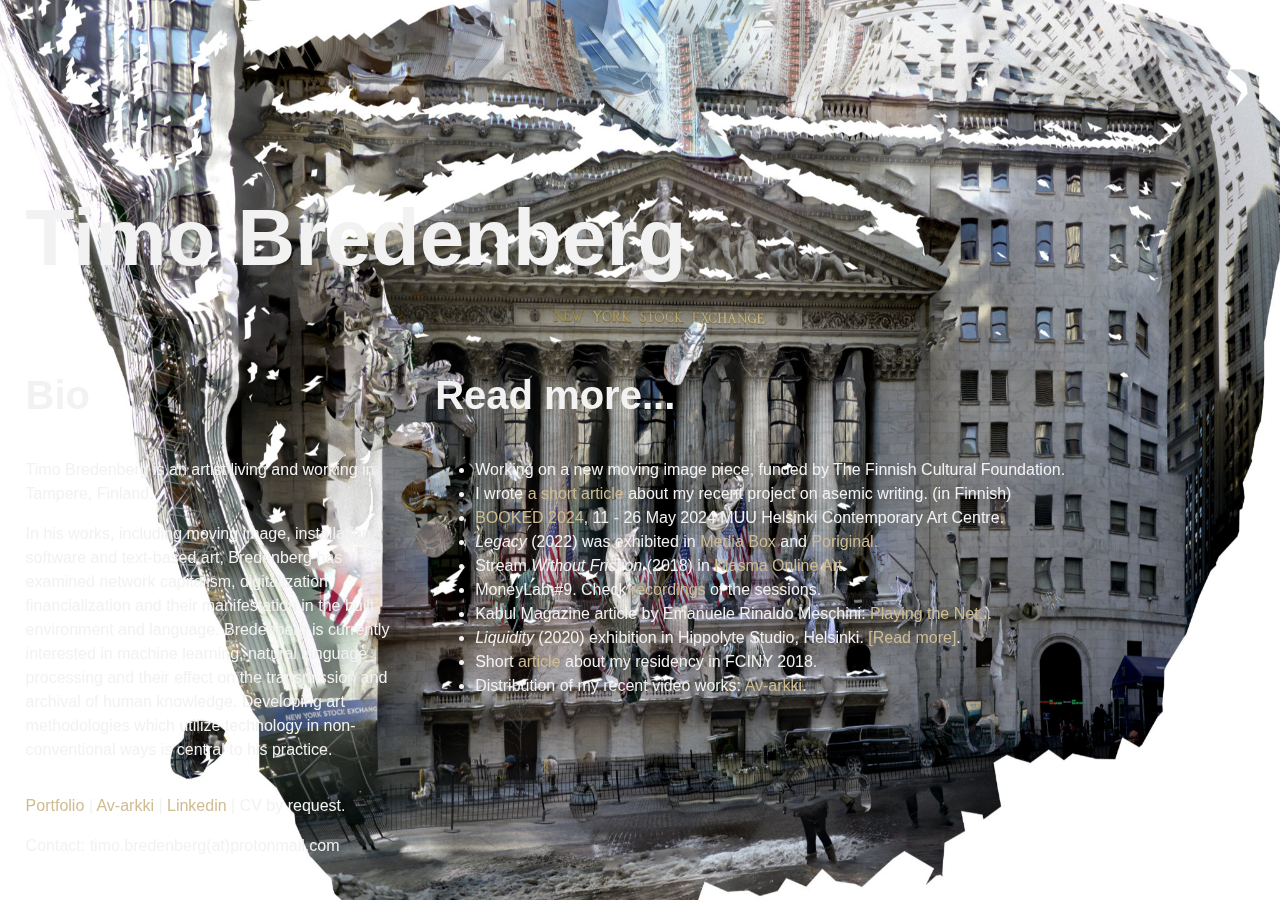
<file: index.html>
<!DOCTYPE html>
<html>
  <head>
    <meta charset="UTF-8" />
    <meta name="description" content="Timo Bredenberg - Artist">
    <meta name="keywords" content="artificial intelligence art, machine learning art, art and language, asemic writing, media art, contemporary art, conceptual art" />
    <meta name="author" content="Timo Bredenberg" />
    <meta name="viewport" content="width=device-width, initial-scale=1" />
    <link rel="preconnect" href="https://fonts.googleapis.com">
    <link rel="preconnect" href="https://fonts.gstatic.com" crossorigin>
    <link href="https://fonts.googleapis.com/css2?family=EB+Garamond:ital,wght@0,400..800;1,400..800&display=swap" rel="stylesheet">
    <link rel="stylesheet" type="text/css" href="style.css" />
    <title>Timo Bredenberg - Artist</title>
  </head>
  <body>
    <div class="grid-container animate">
      <header>
        <h1 animate>Timo Bredenberg</h1>
      </header>
      <div class="item_c1">
        <h2>Bio</h2>
        <p>Timo Bredenberg is an artist living and working in Tampere, Finland. </p>
        <p>In his works, including moving image, installation, software and text-based art, Bredenberg has examined network capitalism, digitalization, financialization and their manifestation in the built environment and language. Bredenberg is currently interested in machine learning, natural language processing and their effect on the transmission and archival of human knowledge. Developing art methodologies which utilize technology in non-conventional ways is central to his practice.</p>
      </div>
      <div class="item_c2">
        <h2>Read more...</h2>
        <ul>
          <li>Working on a new moving image piece, funded by The Finnish Cultural Foundation.</li>
          <li>I wrote <a href="script1.html">a short article </a> about my recent project on asemic writing. (in Finnish)</li>
          <li><a href="https://muu.fi/events-and-exhibitions/booked-2024/">BOOKED 2024</a>, 11 - 26 May 2024 MUU Helsinki Contemporary Art Centre.</li>
          <li><em>Legacy</em> (2022) was exhibited in <a href="https://forumbox.fi/exhibition/timo-bredenberg/">Media Box</a> and <a href="https://poriginal.pori.fi/events/timo-bredenberg/">Poriginal.</a></li>
          <li>Stream <em>Without Friction </em>(2018) in <a href="https://onlineart.kiasma.fi/teokset/without-friction/">Kiasma Online Art</a>.</li>
          <li>MoneyLab #9. Check <a href="https://moneylab9.m-cult.org/recordings/">recordings</a> of the sessions.</li>
          <li>Kabul Magazine article by Emanuele Rinaldo Meschini: <a href="http://www.kabulmagazine.com/playing-net-esperienze-attiviste-videogame-gaming-online/">Playing the Net...</a></li>
          <li><em>Liquidity</em> (2020) exhibition in Hippolyte Studio, Helsinki. <a href="https://hippolyte.fi/en/nayttely/timo-bredenberg/">[Read more]</a>.</li>
          <li>Short <a href="https://fciny.org/residency/timo-bredenberg">article</a> about my residency in FCINY 2018.</li>
          <li>Distribution of my recent video works: <a href="https://www.av-arkki.fi/artists/timo-bredenberg/">Av-arkki</a>.</li>
        </ul>
        
      </div>
      <div class="item_f">
        <p>
          <a href="bredenberg_portfolio.pdf">Portfolio</a> |
           <a href="https://www.av-arkki.fi/artists/timo-bredenberg/">Av-arkki</a> |
          <a href="https://www.linkedin.com/in/timo-bredenberg/">Linkedin</a> |
          CV by request.
        </p>
        <p>Contact: timo.bredenberg(at)protonmail.com</p>
      </div>
    </div>
  </body>
</html>
</file>
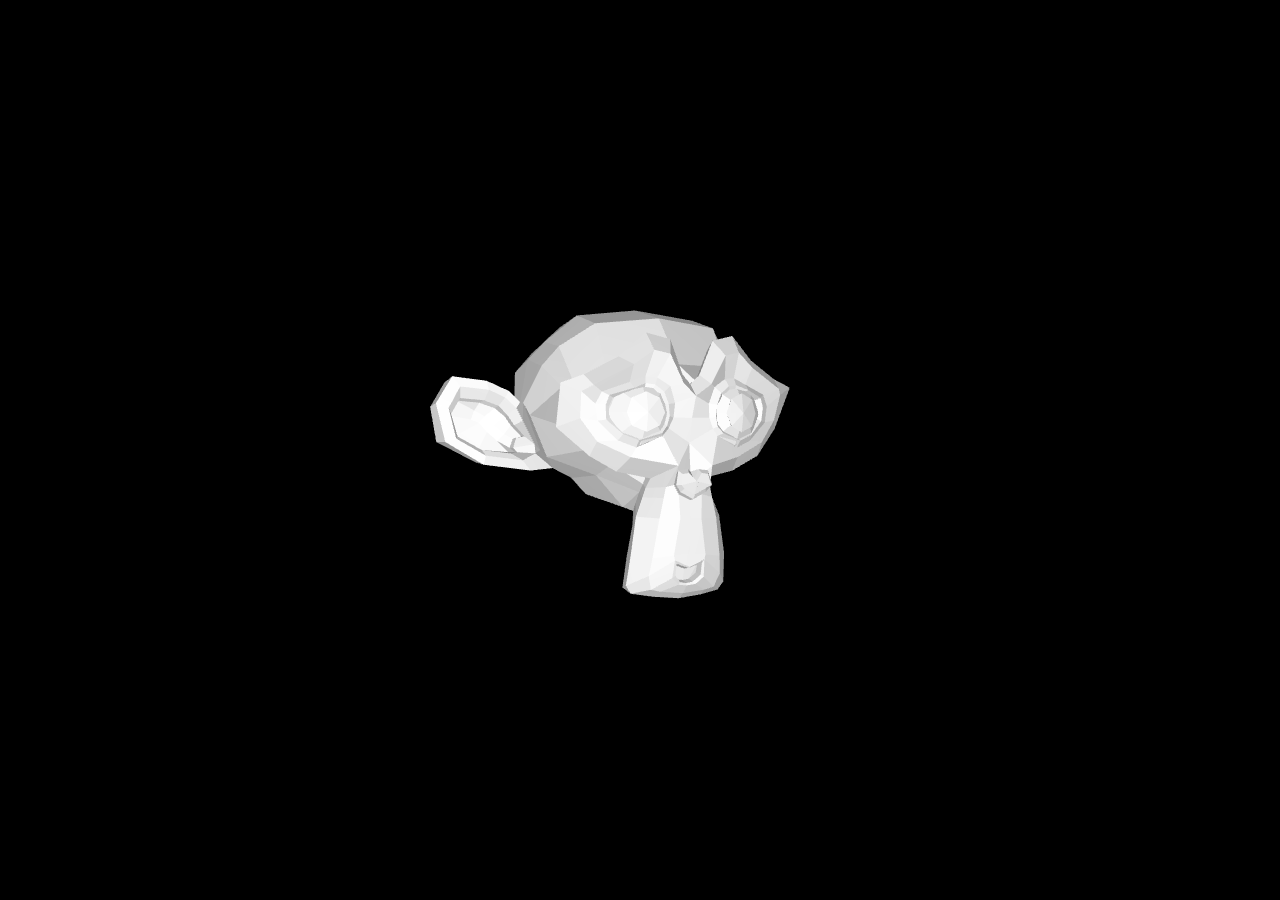
<file: test/index.html>
<html>
<head>
    <title>threejs - models</title>

    <style>
    	body{
    		margin: 0;
    		overflow: hidden;
    	}
    </style>
</head>
<body>

    <canvas id="myCanvas"></canvas>

    <script src="three.js"></script>
    <script src="GLTFLoader.js"></script>

    <script>

    var renderer,
    	scene,
    	camera,
    	myCanvas = document.getElementById('myCanvas');

    //RENDERER
    renderer = new THREE.WebGLRenderer({
      canvas: myCanvas, 
      antialias: true
    });
    renderer.setClearColor(0x000000);
    renderer.setPixelRatio(window.devicePixelRatio);
    renderer.setSize(window.innerWidth, window.innerHeight);

    //CAMERA
    camera = new THREE.PerspectiveCamera(35, window.innerWidth / window.innerHeight, 0.1, 1000 );

    //SCENE
    scene = new THREE.Scene();

    //LIGHTS
    var light = new THREE.AmbientLight(0xffffff, 0.5);
    scene.add(light);

    var light2 = new THREE.PointLight(0xffffff, 0.5);
    scene.add(light2);
  
    var loader = new THREE.GLTFLoader();

    loader.load('monkey.glb', handle_load);

    var mesh;

    function handle_load(gltf) {

        console.log(gltf);
        mesh = gltf.scene;
        console.log(mesh.children[0]);
        mesh.children[0].material = new THREE.MeshLambertMaterial();
		scene.add( mesh );
        mesh.position.z = -10;
    }


    //RENDER LOOP
    render();

    var delta = 0;
    var prevTime = Date.now();

    function render() {

        delta += 0.1;

        if (mesh) {
        
            mesh.rotation.y += 0.01;

            //animation mesh
            // mesh.morphTargetInfluences[ 0 ] = Math.sin(delta) * 20.0;
        }

    	renderer.render(scene, camera);

    	requestAnimationFrame(render);
    }

    </script>
</body>
</html>
</file>
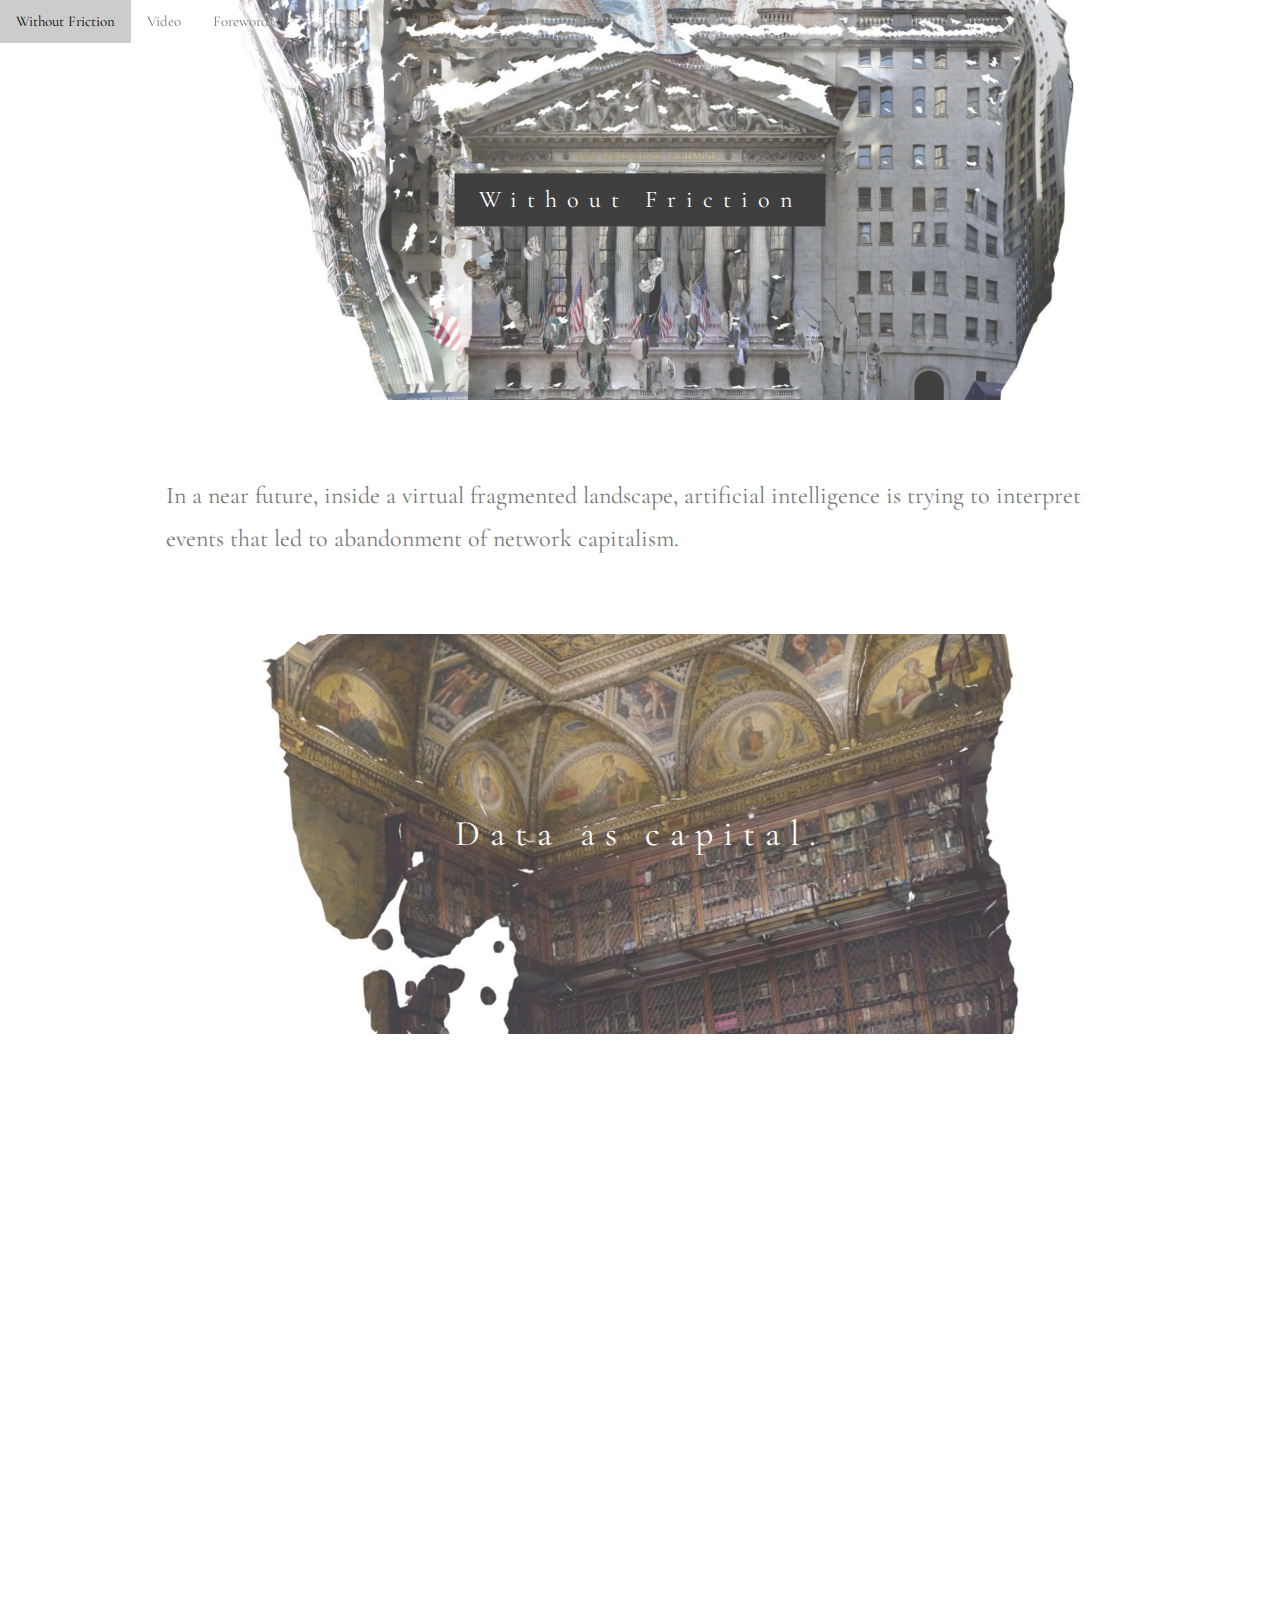
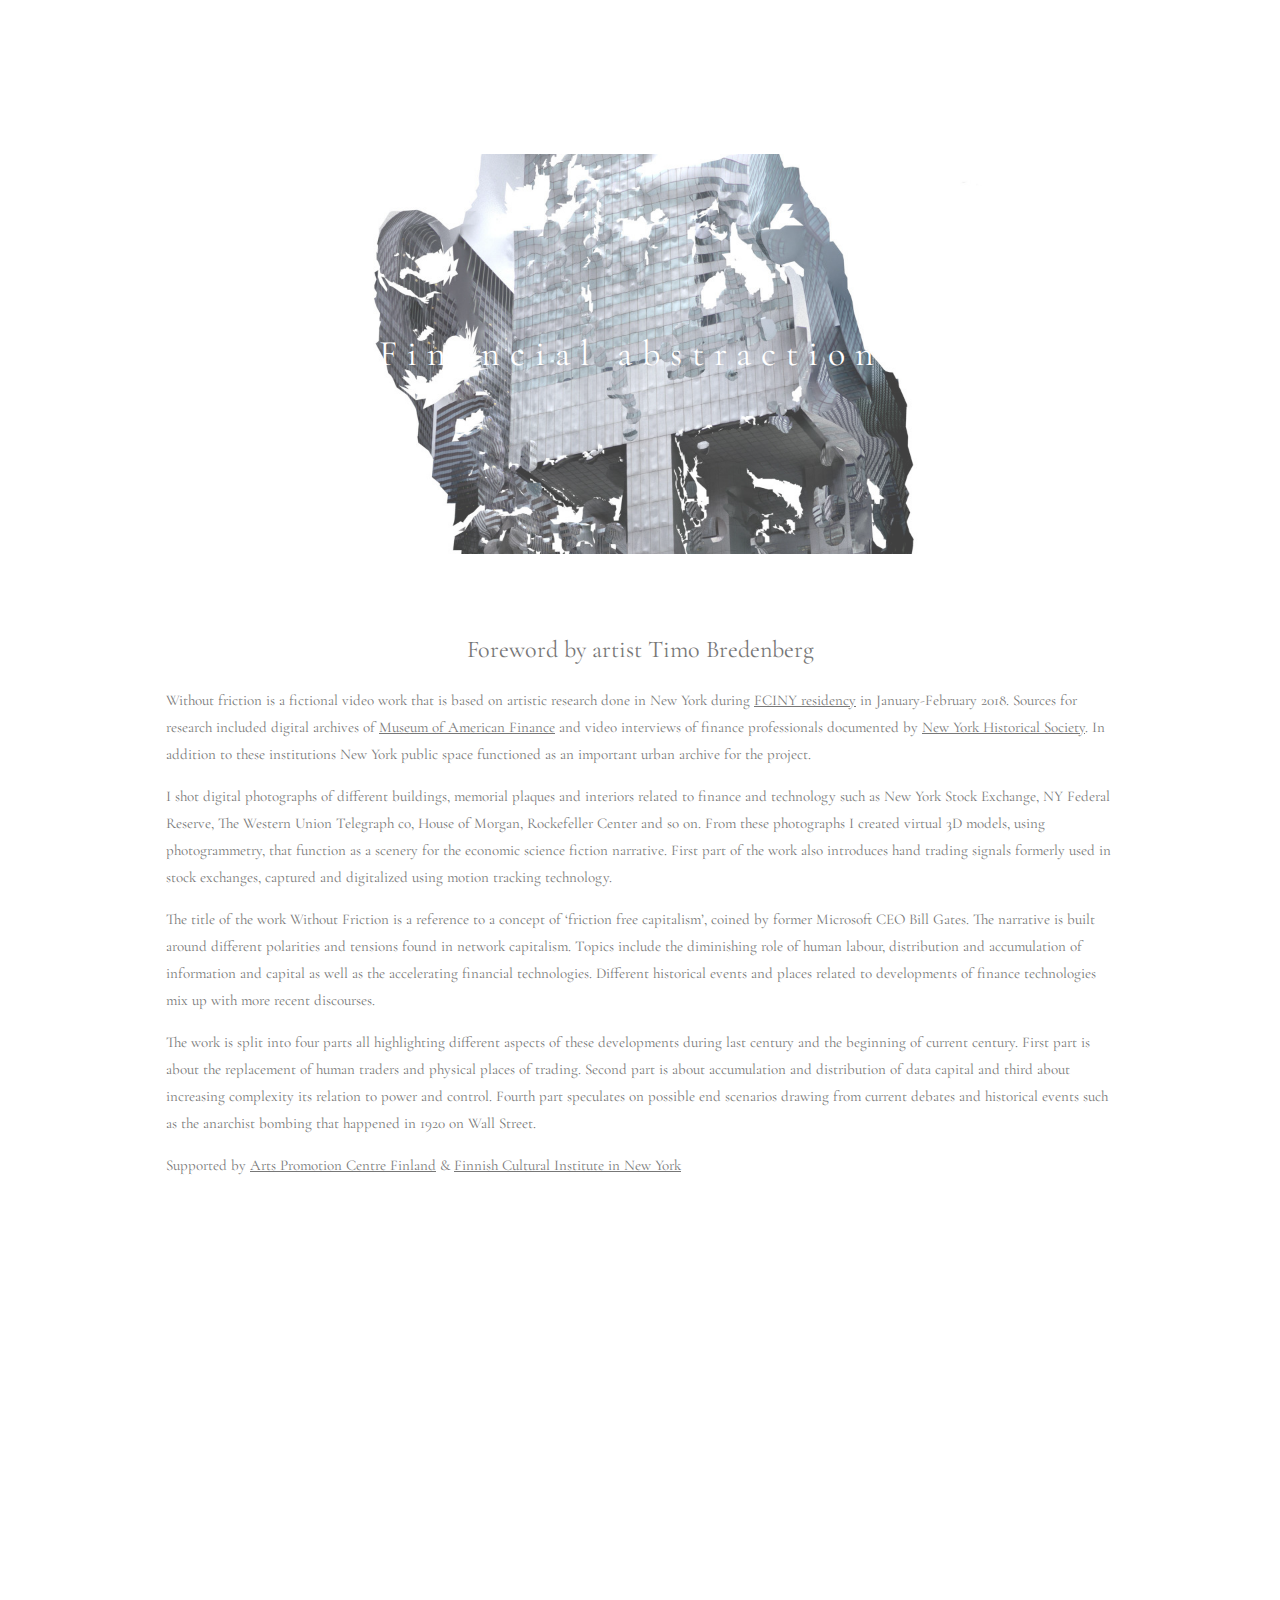
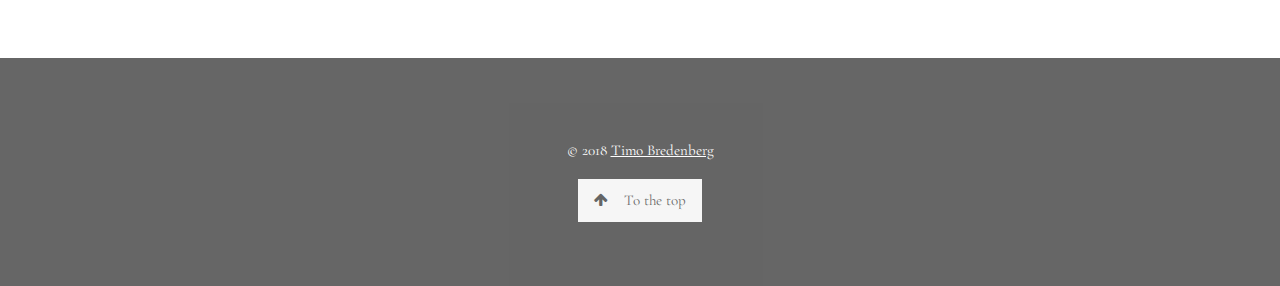
<file: withoutfriction/index.html>
<!DOCTYPE html>
<html>
<title>Without Friction</title>
<meta charset="UTF-8">
<meta name="viewport" content="width=device-width, initial-scale=1">
<link rel="stylesheet" href="w_style.css">
<link rel="stylesheet" href="https://fonts.googleapis.com/css?family=Lato">
<link rel="stylesheet" href="https://fonts.googleapis.com/css?family=Cormorant+Garamond">
<link rel="stylesheet" href="https://cdnjs.cloudflare.com/ajax/libs/font-awesome/4.7.0/css/font-awesome.min.css">
<style>
body, html {
    height: 100%;
    color: #777;
    line-height: 1.8;
}

/* Create a Parallax Effect */
.bgimg-1, .bgimg-2, .bgimg-3, .bgimg-4 {
    background-attachment: fixed;
    background-position: center;
    background-repeat: no-repeat;
    background-size: cover;
}

/* First image (TITLE) */
.bgimg-1 {
    background-image: url('images/parallax1.jpg');
    min-height: 100%;
}

/* Second image () */
.bgimg-2 {
    background-image: url("images/parallax2.jpg");
    min-height: 400px;
}

/* Third image () */
.bgimg-3 {
    background-image: url("images/parallax3.jpg");
    min-height: 400px;
}

/* Third image () */
.bgimg-4 {
    background-image: url("images/parallax4.jpg");
    min-height: 400px;
}

.w3-wide {letter-spacing: 10px;}
.w3-hover-opacity {cursor: pointer;}

/* Turn off parallax scrolling for tablets and phones */
@media only screen and (max-device-width: 1600px) {
    .bgimg-1, .bgimg-2, .bgimg-3 {
        background-attachment: scroll;
        min-height: 400px;
    }
}
</style>
<body>

<!-- Navbar (sit on top) -->
<div class="w3-top">
  <div class="w3-bar" id="myNavbar">
    <a class="w3-bar-item w3-button w3-hover-black w3-hide-medium w3-hide-large w3-right" href="javascript:void(0);" onclick="toggleFunction()" title="Toggle Navigation Menu">
      <i class="fa fa-bars"></i>
    </a>
    <a href="#home" class="w3-bar-item w3-button">Without Friction</a>
    <a href="#video" class="w3-bar-item w3-button w3-hide-small">Video</a>
    <a href="#foreword" class="w3-bar-item w3-button w3-hide-small">Foreword</a>
  </div>

  <!-- Navbar on small screens -->
  <div id="navDemo" class="w3-bar-block w3-white w3-hide w3-hide-large w3-hide-medium">
    <a href="#video" class="w3-bar-item w3-button" onclick="toggleFunction()">Video</a>
    <a href="#foreword" class="w3-bar-item w3-button" onclick="toggleFunction()">Foreword</a>
  </div>
</div>

<!-- First Parallax Image with Logo Text -->
<div class="bgimg-1 w3-display-container w3-opacity-min" id="home">
  <div class="w3-display-middle" style="white-space:nowrap;">
    <span class="w3-center w3-padding-large w3-black w3-xlarge w3-wide w3-animate-opacity">Without Friction</span>
  </div>
</div>

<div class="w3-content w3-container w3-padding-64">
  <section>
  <h3 class="w3-centered">In a near future, inside a virtual fragmented landscape, artificial intelligence is trying to interpret events that led to abandonment of network capitalism. </h3>
</section>
</div>


<!-- Second Parallax Image with Video -->
<div class="bgimg-2 w3-display-container w3-opacity-min">
  <div class="w3-display-middle">
    <span class="w3-xxlarge w3-text-white w3-wide">Data as capital.</span>
  </div>
</div>

<!-- Container (Portfolio Section) -->

<div id="video">
<div style="padding:56.25% 0 0 0;position:relative;"><iframe src="https://player.vimeo.com/video/295750686?title=0&byline=0&portrait=0" style="position:absolute;top:0;left:0;width:100%;height:100%;" frameborder="0" webkitallowfullscreen mozallowfullscreen allowfullscreen></iframe></div><script src="https://player.vimeo.com/api/player.js"></script>

</div>
<!-- Third Parallax Image with x Text -->
<div class="bgimg-3 w3-display-container w3-opacity-min">
  <div class="w3-display-middle">
     <span class="w3-xxlarge w3-text-white w3-wide">Financial abstraction.</span>
  </div>
</div>

<!-- Container (About Section) -->
<div class="w3-content w3-container w3-padding-64" id="foreword">
<section>
  <h3 class="w3-center">Foreword by artist Timo Bredenberg</h3>
  <p> Without friction is a fictional video work that is based on artistic research done in New York during <a href="http://fciny.org/residency/timo-bredenberg">FCINY residency</a> in January-February 2018.
    Sources for research included digital archives of <a href="https://www.moaf.org/">Museum of American Finance</a> and video interviews of finance professionals documented
    by <a href="https://www.nyhistory.org/library/oral-histories/remembering-wall-st">New York Historical Society</a>. In addition to these institutions New York public space
    functioned as an important urban archive for the project.
  <p/>
  <p> I shot digital photographs of different buildings, memorial plaques and interiors related to finance and technology
    such as New York Stock Exchange, NY Federal Reserve, The Western Union Telegraph co, House of Morgan, Rockefeller Center and so on. From these photographs I created virtual
    3D models, using photogrammetry, that function as a scenery for the economic science fiction narrative. First part of the work also introduces hand trading signals formerly used
    in stock exchanges, captured and digitalized using motion tracking technology.
    <p/>
    <p>
    The title of the work Without Friction is a reference to a concept of ‘friction free capitalism’, coined by former Microsoft CEO Bill Gates.
    The narrative is built around different polarities and tensions found in network capitalism. Topics include the diminishing role of human labour, distribution
    and accumulation of information and capital as well as the accelerating financial technologies. Different historical events and places related to developments of
    finance technologies mix up with more recent discourses.
    </p>
    <p>
      The work is split into four parts all highlighting different aspects of these developments during last century and the beginning of current century.
      First part is about the replacement of human traders and physical places of trading. Second part is about accumulation and distribution of data capital
      and third about increasing complexity its relation to power and control. Fourth part speculates on possible end scenarios drawing from current debates
      and historical events such as the anarchist bombing that happened in 1920 on Wall Street.
    </p>

  <p>Supported by <a href="http://www.taike.fi/en/frontpage">Arts Promotion Centre Finland</a> & <a href="http://fciny.org/">Finnish Cultural Institute in New York</a></p>
</section>
</div>


<div class="bgimg-4 w3-display-container w3-opacity-min">
  <div class="w3-display-middle">
     <span class="w3-xxlarge w3-text-white w3-wide">Distributional conflict.</span>
  </div>
</div>

<!-- Footer -->
<footer class="w3-center w3-black w3-padding-64 w3-opacity w3-hover-opacity-off">
<p>&copy; 2018 <a href="http://www.timobredenberg.com">Timo Bredenberg</a></p>

  <a href="#home" class="w3-button w3-light-grey"><i class="fa fa-arrow-up w3-margin-right"></i>To the top</a>
</footer>

<script>
// Modal Image Gallery
function onClick(element) {
  document.getElementById("img01").src = element.src;
  document.getElementById("modal01").style.display = "block";
  var captionText = document.getElementById("caption");
  captionText.innerHTML = element.alt;
}

// Change style of navbar on scroll
window.onscroll = function() {myFunction()};
function myFunction() {
    var navbar = document.getElementById("myNavbar");
    if (document.body.scrollTop > 100 || document.documentElement.scrollTop > 100) {
        navbar.className = "w3-bar" + " w3-card" + " w3-animate-top" + " w3-white";
    } else {
        navbar.className = navbar.className.replace(" w3-card w3-animate-top w3-white", "");
    }
}

// Used to toggle the menu on small screens when clicking on the menu button
function toggleFunction() {
    var x = document.getElementById("navDemo");
    if (x.className.indexOf("w3-show") == -1) {
        x.className += " w3-show";
    } else {
        x.className = x.className.replace(" w3-show", "");
    }
}
</script>

</body>
</html>
</file>
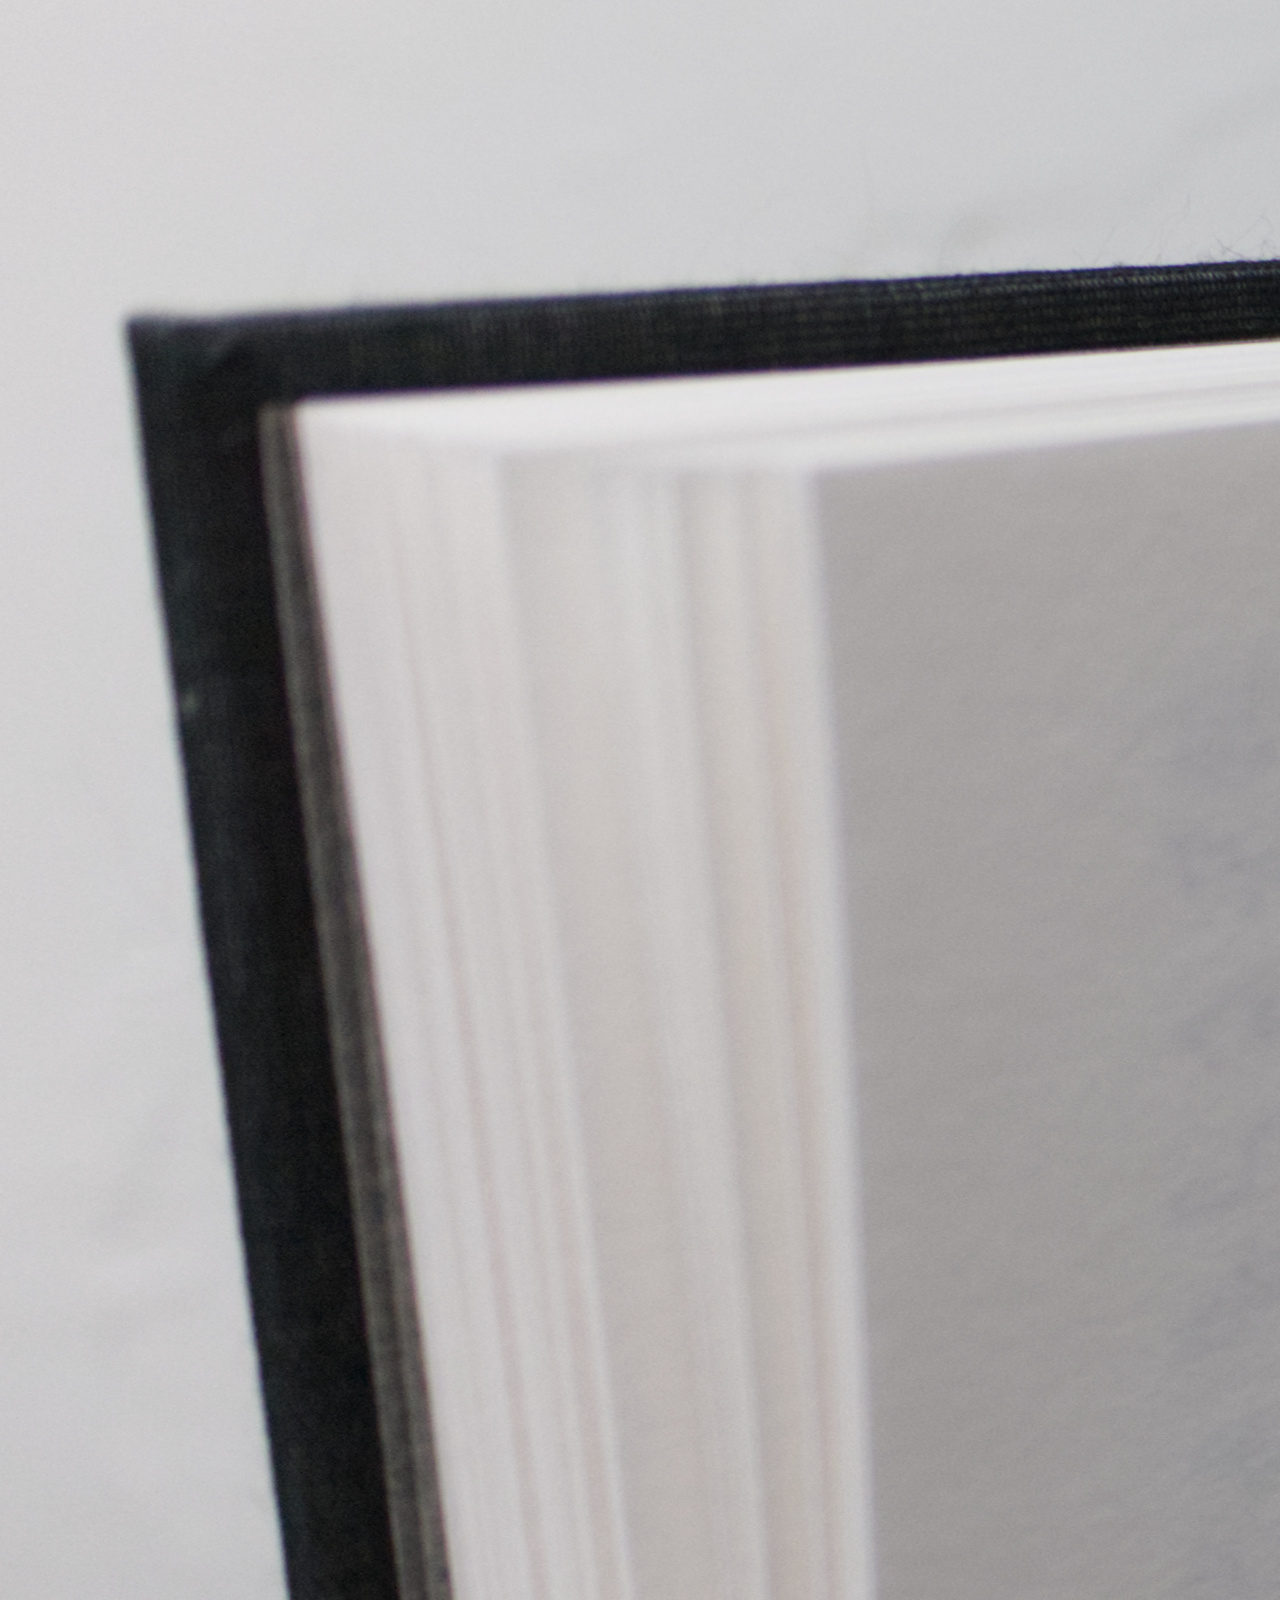
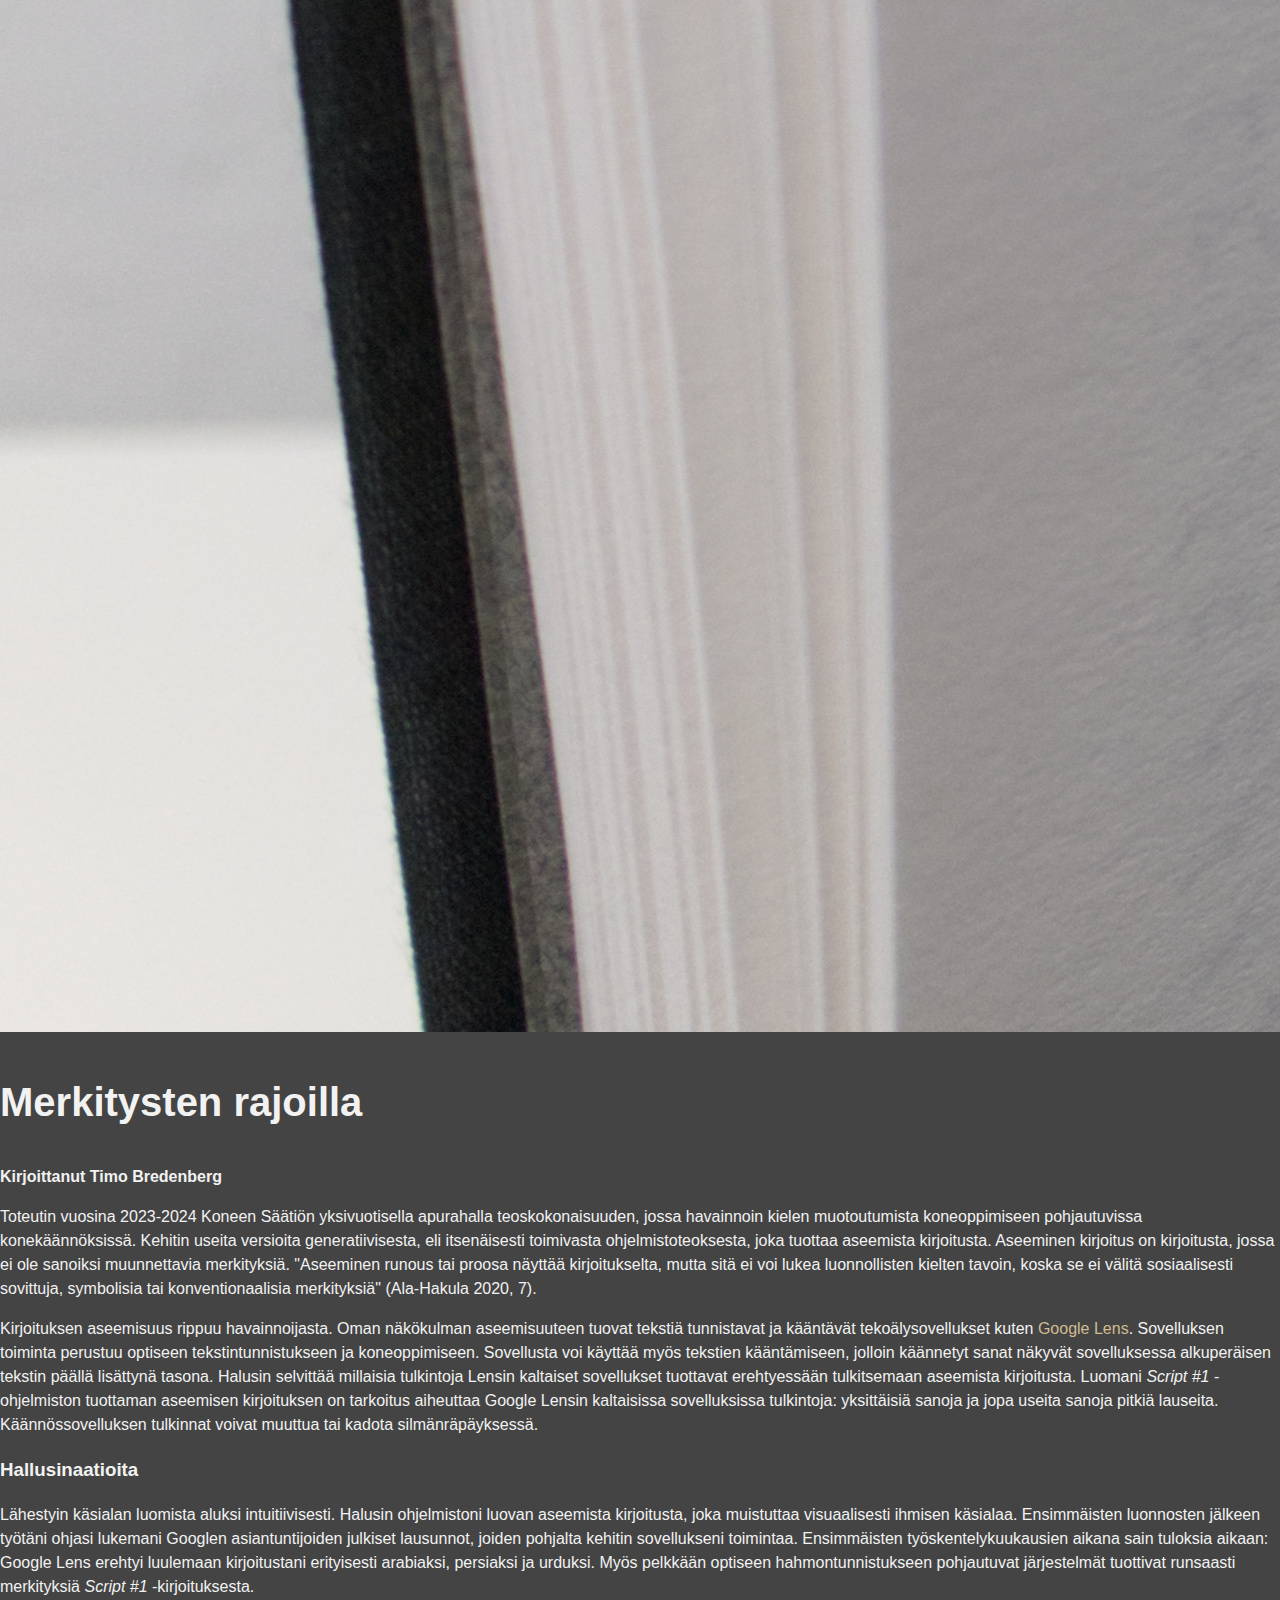
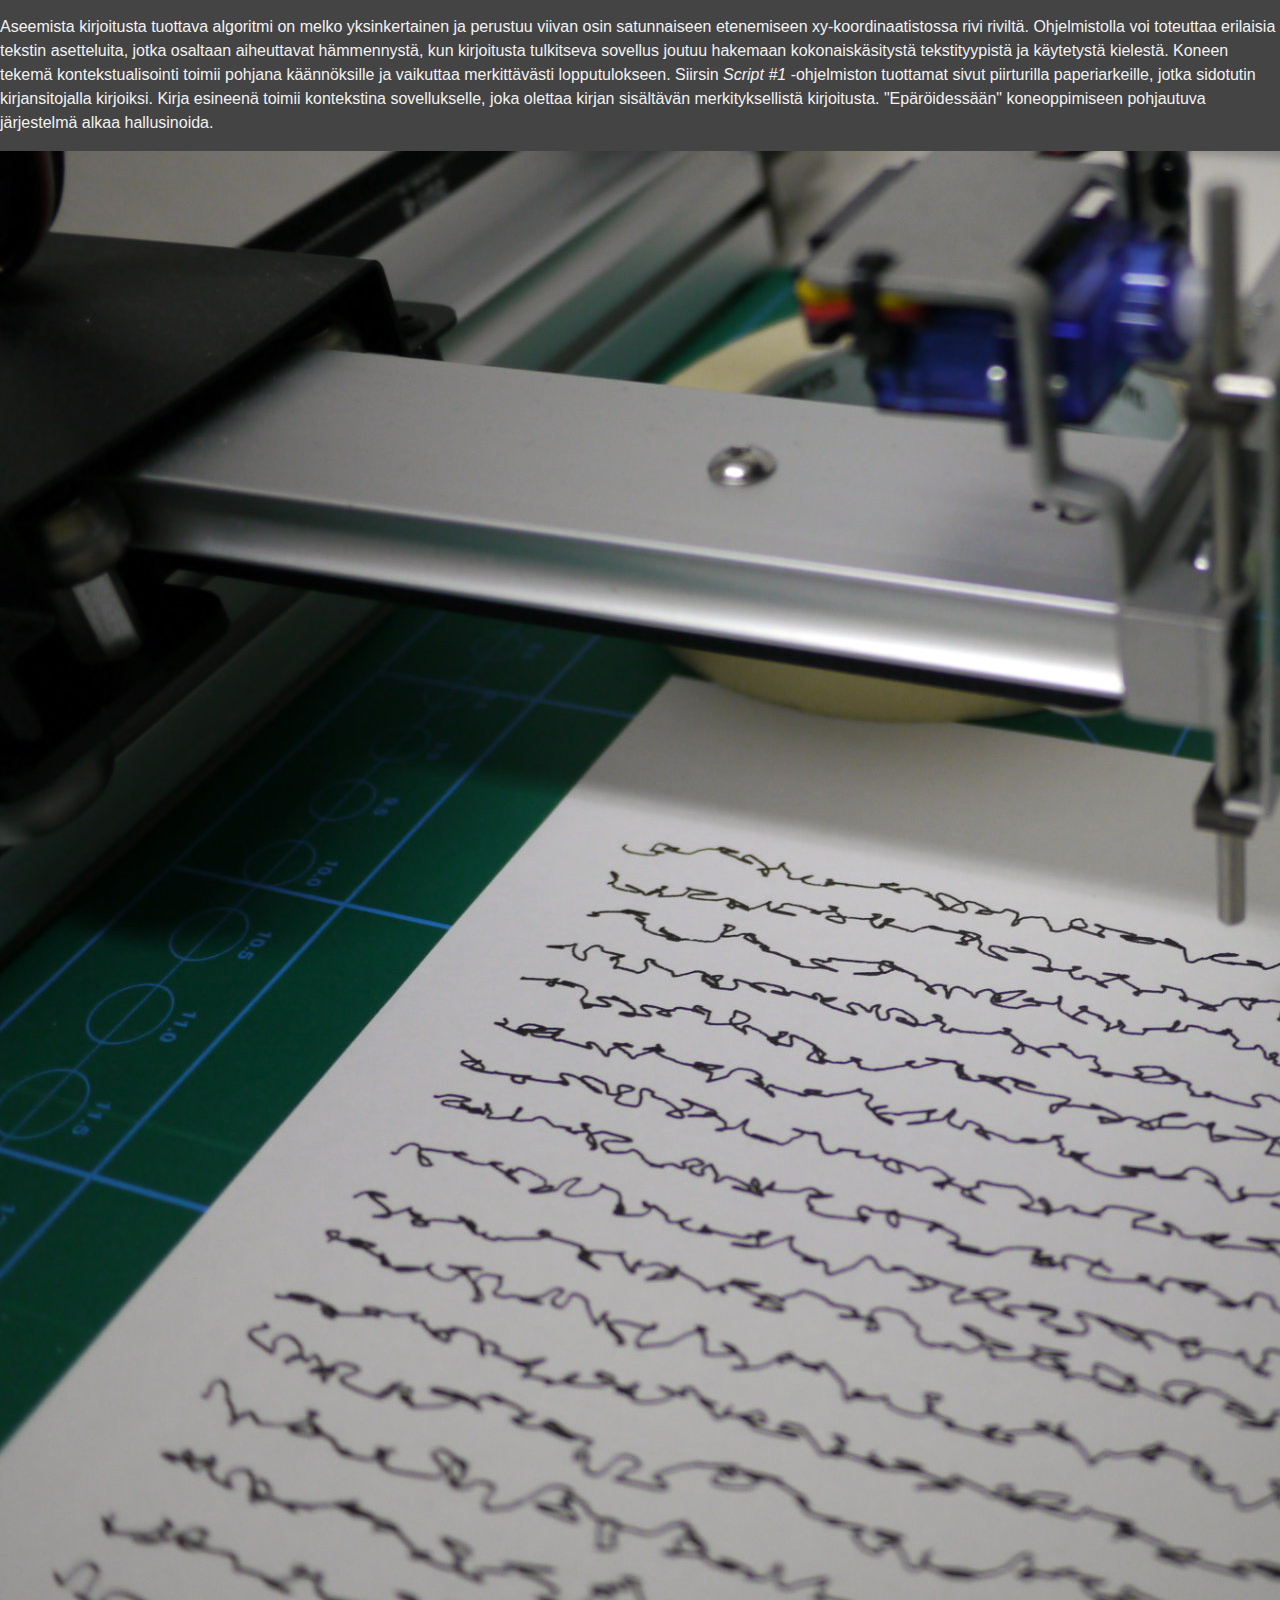
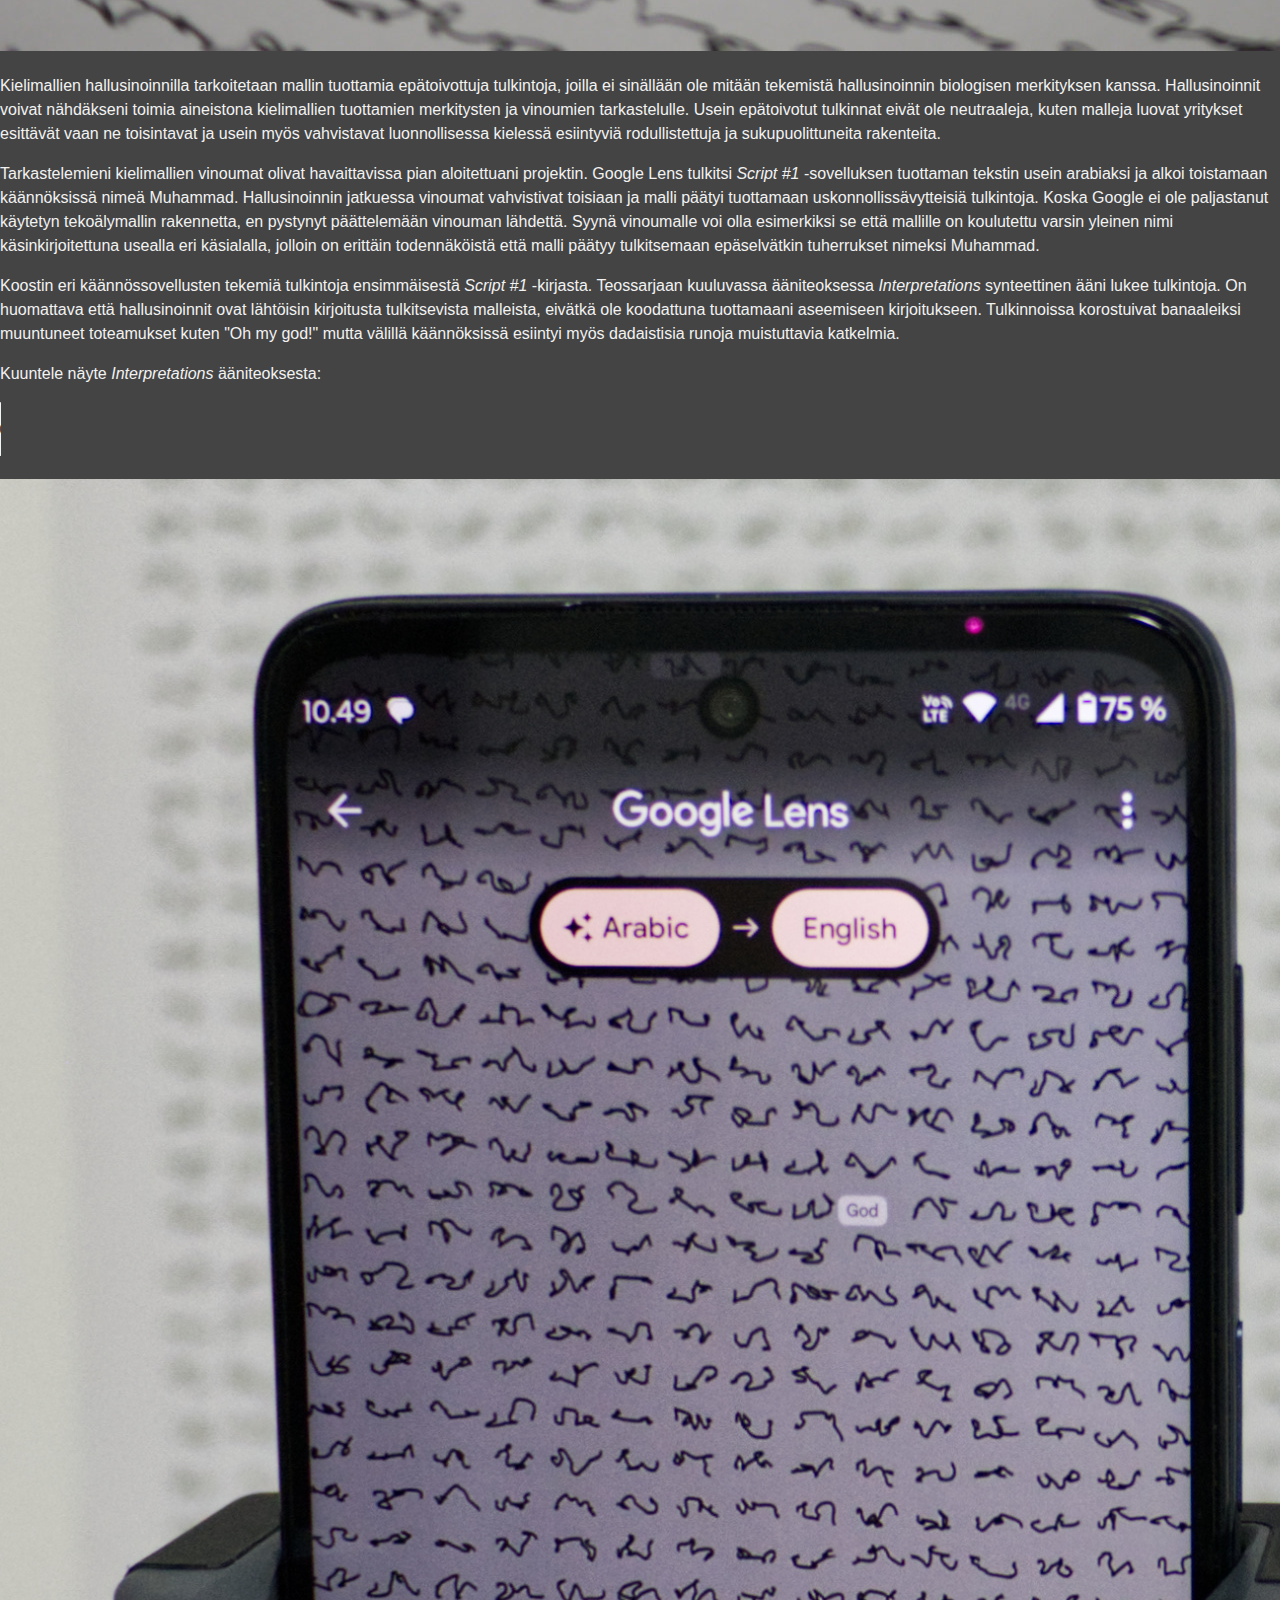
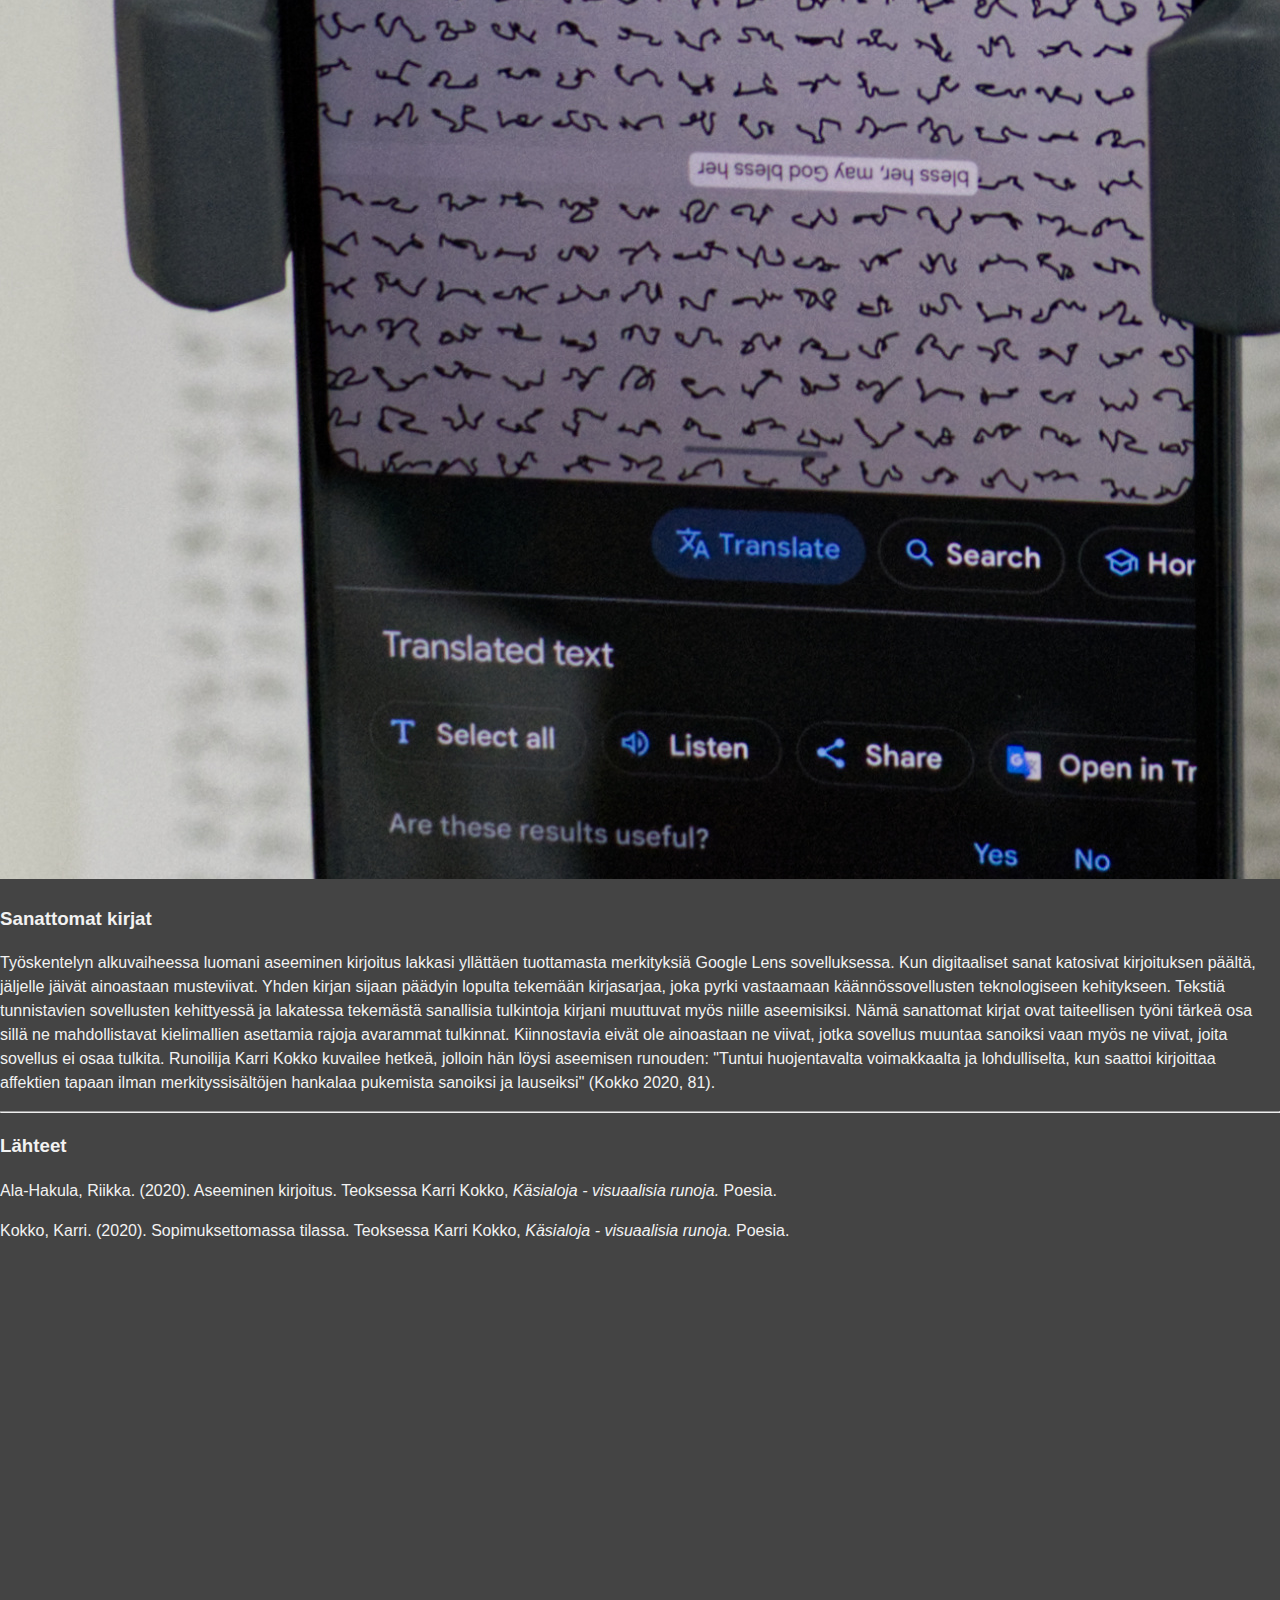
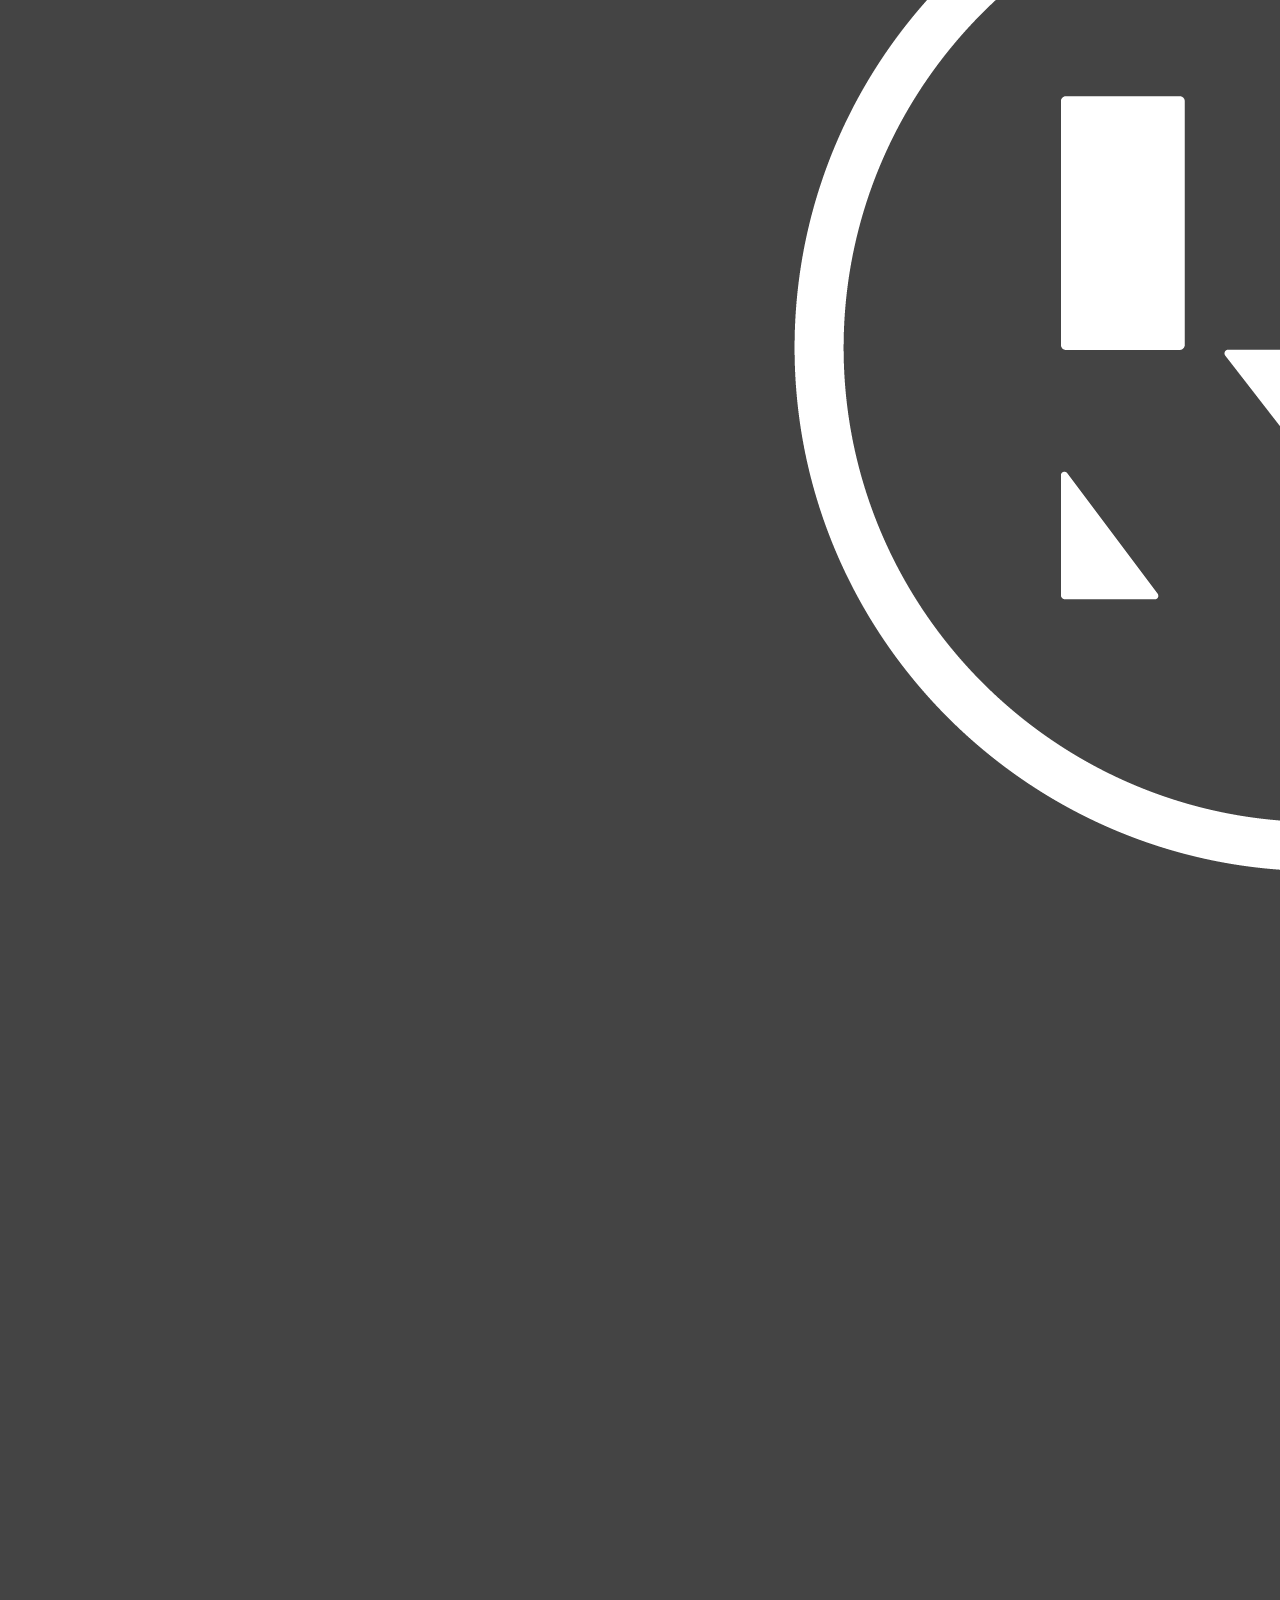
<file: script1.html>
<!DOCTYPE html>
<html>

<head>
  <meta charset="UTF-8" />
  <meta name="description" content="Timo Bredenberg - Merkitysten rajoilla">
  <meta name="keywords"
    content="artificial intelligence art, machine learning art, art and language, asemic writing, media art, contemporary art, conceptual art" />
  <meta name="author" content="Timo Bredenberg" />
  <meta name="viewport" content="width=device-width, initial-scale=1" />
  <link rel="preconnect" href="https://fonts.googleapis.com">
  <link rel="preconnect" href="https://fonts.gstatic.com" crossorigin>
  <link href="https://fonts.googleapis.com/css2?family=EB+Garamond:ital,wght@0,400..800;1,400..800&display=swap"
    rel="stylesheet">
  <link rel="stylesheet" type="text/css" href="style.css" />
  <link rel="stylesheet" type="text/css" href="style2.css" />
  <title>Timo Bredenberg - Merkitysten rajoilla</title>
</head>

<body>
  <div class="grid-container-article">
    <div class="item_c1">
      <img src="img/2024-script-1-vol2-bredenberg.jpg">

      <h2>Merkitysten rajoilla</h2>
      <p><strong>Kirjoittanut Timo Bredenberg</strong></p>
      <p>Toteutin vuosina 2023-2024 Koneen Säätiön yksivuotisella apurahalla teoskokonaisuuden, jossa havainnoin kielen
        muotoutumista koneoppimiseen pohjautuvissa konekäännöksissä. Kehitin useita versioita generatiivisesta, eli
        itsenäisesti toimivasta ohjelmistoteoksesta, joka tuottaa aseemista kirjoitusta. Aseeminen kirjoitus on
        kirjoitusta, jossa ei ole sanoiksi muunnettavia merkityksiä. "Aseeminen runous tai proosa näyttää
        kirjoitukselta, mutta sitä ei voi lukea luonnollisten kielten tavoin, koska se ei välitä sosiaalisesti
        sovittuja, symbolisia tai konventionaalisia merkityksiä" (Ala-Hakula 2020, 7).</p>

      <p>Kirjoituksen aseemisuus rippuu havainnoijasta. Oman näkökulman aseemisuuteen tuovat tekstiä tunnistavat ja
        kääntävät tekoälysovellukset kuten <a href="https://lens.google/">Google Lens</a>. Sovelluksen toiminta perustuu optiseen tekstintunnistukseen ja koneoppimiseen. Sovellusta voi käyttää myös tekstien kääntämiseen, jolloin käännetyt sanat näkyvät sovelluksessa
        alkuperäisen tekstin päällä lisättynä tasona. Halusin selvittää millaisia tulkintoja Lensin kaltaiset
        sovellukset tuottavat erehtyessään tulkitsemaan aseemista kirjoitusta. Luomani <em>Script #1</em> -ohjelmiston
        tuottaman aseemisen kirjoituksen on tarkoitus aiheuttaa Google Lensin kaltaisissa sovelluksissa tulkintoja:
        yksittäisiä sanoja ja jopa useita sanoja pitkiä lauseita. Käännössovelluksen tulkinnat voivat muuttua tai kadota
        silmänräpäyksessä.</p>
      <h3>Hallusinaatioita</h3>
      <p>Lähestyin käsialan luomista aluksi intuitiivisesti. Halusin ohjelmistoni luovan aseemista kirjoitusta,
        joka muistuttaa visuaalisesti ihmisen käsialaa. Ensimmäisten luonnosten jälkeen työtäni ohjasi lukemani Googlen
        asiantuntijoiden julkiset lausunnot, joiden pohjalta kehitin sovellukseni toimintaa. Ensimmäisten
        työskentelykuukausien aikana sain tuloksia aikaan: Google Lens erehtyi luulemaan kirjoitustani erityisesti
        arabiaksi, persiaksi ja urduksi. Myös pelkkään optiseen hahmontunnistukseen pohjautuvat järjestelmät tuottivat
        runsaasti merkityksiä <em>Script #1</em> -kirjoituksesta.</p>
      <p>Aseemista kirjoitusta tuottava algoritmi on melko yksinkertainen ja perustuu viivan osin satunnaiseen
        etenemiseen xy-koordinaatistossa rivi riviltä. Ohjelmistolla voi toteuttaa erilaisia tekstin asetteluita, jotka
        osaltaan aiheuttavat hämmennystä, kun kirjoitusta tulkitseva sovellus joutuu hakemaan kokonaiskäsitystä
        tekstityypistä ja käytetystä kielestä. Koneen tekemä kontekstualisointi toimii pohjana käännöksille ja vaikuttaa
        merkittävästi lopputulokseen. Siirsin <em>Script #1</em> -ohjelmiston tuottamat sivut piirturilla
        paperiarkeille, jotka sidotutin kirjansitojalla kirjoiksi. Kirja esineenä toimii kontekstina sovellukselle, joka
        olettaa kirjan sisältävän merkityksellistä kirjoitusta. "Epäröidessään" koneoppimiseen pohjautuva järjestelmä
        alkaa hallusinoida.
      </p>
      <img src="img/2024-script-1-process-bredenberg.jpg">
      <p> Kielimallien hallusinoinnilla tarkoitetaan mallin tuottamia epätoivottuja tulkintoja, joilla ei sinällään ole mitään tekemistä hallusinoinnin biologisen merkityksen kanssa. Hallusinoinnit voivat nähdäkseni toimia aineistona kielimallien tuottamien merkitysten ja vinoumien tarkastelulle. Usein epätoivotut tulkinnat eivät ole neutraaleja, kuten malleja luovat yritykset esittävät vaan ne toisintavat ja usein myös vahvistavat luonnollisessa kielessä esiintyviä rodullistettuja ja sukupuolittuneita rakenteita.</p>
      <p>Tarkastelemieni kielimallien vinoumat olivat havaittavissa pian aloitettuani projektin. Google Lens tulkitsi
        <em>Script #1</em> -sovelluksen tuottaman tekstin usein arabiaksi ja alkoi toistamaan käännöksissä nimeä Muhammad.
        Hallusinoinnin jatkuessa vinoumat vahvistivat toisiaan ja malli päätyi tuottamaan uskonnollissävytteisiä
        tulkintoja. Koska Google ei ole paljastanut käytetyn tekoälymallin rakennetta, en pystynyt päättelemään vinouman
        lähdettä. Syynä vinoumalle voi olla esimerkiksi se että mallille on koulutettu varsin yleinen nimi
        käsinkirjoitettuna usealla eri käsialalla, jolloin on erittäin todennäköistä että malli päätyy tulkitsemaan
        epäselvätkin tuherrukset nimeksi Muhammad.</p>
      <p>Koostin eri käännössovellusten tekemiä tulkintoja ensimmäisestä <em>Script #1</em> -kirjasta. Teossarjaan kuuluvassa
        ääniteoksessa <em>Interpretations</em> synteettinen ääni lukee tulkintoja. On huomattava että hallusinoinnit ovat
        lähtöisin kirjoitusta tulkitsevista malleista, eivätkä ole koodattuna tuottamaani aseemiseen kirjoitukseen.
        Tulkinnoissa korostuivat banaaleiksi muuntuneet toteamukset kuten "Oh my god!" mutta välillä käännöksissä
        esiintyi myös dadaistisia runoja muistuttavia katkelmia.</p>
      <p class="highlight">Kuuntele näyte <em>Interpretations</em> ääniteoksesta:</p>
      <audio controls>
        <source src="audio/interpretations_pre.mp3" type="audio/mpeg" />
        <p>
          Your browser does not support HTML audio, but you can still
          <a href="audio/interpretations_pre.mp3">download the music</a>.
        </p>
      </audio>
      <p></p>
      <img src="img/2024-script-11-documentation-bredenberg.jpg">
      <h3>Sanattomat kirjat</h3>
      <p>Työskentelyn alkuvaiheessa luomani aseeminen kirjoitus lakkasi yllättäen tuottamasta merkityksiä Google Lens
        sovelluksessa. Kun digitaaliset sanat katosivat kirjoituksen päältä, jäljelle jäivät ainoastaan musteviivat.
        Yhden kirjan sijaan päädyin lopulta tekemään kirjasarjaa, joka pyrki vastaamaan käännössovellusten teknologiseen
        kehitykseen. Tekstiä tunnistavien sovellusten kehittyessä ja lakatessa tekemästä sanallisia tulkintoja kirjani
        muuttuvat myös niille aseemisiksi. Nämä sanattomat kirjat ovat taiteellisen työni tärkeä osa sillä ne
        mahdollistavat kielimallien asettamia rajoja avarammat tulkinnat. Kiinnostavia eivät ole ainoastaan ne viivat,
        jotka sovellus muuntaa sanoiksi vaan myös ne viivat, joita sovellus ei osaa tulkita. Runoilija Karri Kokko
        kuvailee hetkeä, jolloin hän löysi aseemisen runouden: "Tuntui huojentavalta voimakkaalta ja lohdulliselta, kun
        saattoi kirjoittaa affektien tapaan ilman merkityssisältöjen hankalaa pukemista sanoiksi ja lauseiksi" (Kokko
        2020, 81).</p>
        <hr>
<h3>Lähteet</h3>

<p>Ala-Hakula, Riikka. (2020). Aseeminen kirjoitus. Teoksessa Karri Kokko, <em>Käsialoja - visuaalisia runoja.</em> Poesia.</p>

<p>Kokko, Karri. (2020). Sopimuksettomassa tilassa. Teoksessa Karri Kokko, <em>Käsialoja - visuaalisia runoja.</em> Poesia.</p>

      <img src="img/konelogo.png" class="logo">
    </div>
  </div>
</body>

</html>
</file>
<file: style.css>
* {
  box-sizing: border-box;
}

body {
  background: url(intro.jpg) no-repeat center center fixed;
  -webkit-background-size: cover;
  -moz-background-size: cover;
  -o-background-size: cover;
  background-size: cover;
  margin: 0;
  font-family: "Montserrat", sans-serif;
  color: hsl(0, 0%, 95%);
  font-size: 16px;
  line-height: 1.5;
  word-wrap: normal;
}

h1 {
  font-size: 5em;
  line-height: 1em;
  text-decoration: none;
}

h2 {
  font-size: 2.5em;
  text-decoration: none;
}

a:link {
  color: #cfbd91;
  text-decoration: none;
}
a:visited {
  color: #cfbd91;
}
a:hover {
  color: #fff;
}
a:active {
  color: #fff;
}

/* Content */

/* Grid */

header {
  grid-area: header;
}
.item_c1 {
  grid-area: content1;
}
.item_c2 {
  grid-area: content2;
}

footer {
  grid-area: footer;
}

.grid-container {
  /*background: rgba(0, 0, 0, 0.5);*/
  padding: 2%;
  display: grid;
  grid-template-columns: repeat(3, 1fr);
  position: fixed;
  bottom: 0;
  grid-template-areas:
    "header header header"
    "content1 content2 content2"
    "footer footer footer";
}

.grid-container > div {
  margin-right: 2em;
}

/* Arrange grid on mobile */

@media only screen and (max-width: 768px) {
  .grid-container {
    position: relative;
    width: 100vw;
    grid-template-columns: auto;
    grid-template-areas:
      "header"
      "content1"
      "content2"
      "footer";
  }
  h1 {
    font-size: 2.5em;
  }
  h2 {
    font-size: 1.25em;
  }
}

@media (max-height: 768px) and (orientation:landscape) {
  .grid-container{
    position: relative;
    width: 100vw;
  }
}


div .animate{
  animation: fade 3s ease-in-out 1 alternate;
}

@keyframes fade {
  0%   { color:hsla(0, 0%, 100%, 0);
    text-shadow: 0 0 50px #f1f1f1;
    transform: rotateX(90deg);
    
  }
        
  100% { text-shadow: none;
    transform-style: preserve-3d;
  
    }
}
</file>
<file: style2.css>
/*Additional stylesheet for articles which overrides background image*/

body {
   background: none;
   background-color: #444;
}

/* override styles when printing */

@media print {

   body {
     margin: 0;
     color: #000;
     background-color: #fff;
   }

   a {
      color: #000;
      text-decoration: none;
    }
 
 }
</file>
<file: withoutfriction/w_style.css>
﻿/* W3.CSS 4.12 Novemberr 2018 by Jan Egil and Borge Refsnes */
/* Edited by Timo Bredenberg */

html{box-sizing:border-box}*,*:before,*:after{box-sizing:inherit}
/* Extract from normalize.css by Nicolas Gallagher and Jonathan Neal git.io/normalize */
html{-ms-text-size-adjust:100%;-webkit-text-size-adjust:100%}body{margin:0}
article,aside,details,figcaption,figure,footer,header,main,menu,nav,section,summary{display:block}
audio,canvas,progress,video{display:inline-block}progress{vertical-align:baseline}
audio:not([controls]){display:none;height:0}[hidden],template{display:none}
a{background-color:transparent;-webkit-text-decoration-skip:objects}
a:active,a:hover{outline-width:0}abbr[title]{border-bottom:none;text-decoration:underline;text-decoration:underline dotted}
dfn{font-style:italic}mark{background:#ff0;color:#000}
small{font-size:80%}sub,sup{font-size:75%;line-height:0;position:relative;vertical-align:baseline}
sub{bottom:-0.25em}sup{top:-0.5em}figure{margin:1em 40px}img{border-style:none}svg:not(:root){overflow:hidden}
code,kbd,pre,samp{font-family:monospace,monospace;font-size:1em}hr{box-sizing:content-box;height:0;overflow:visible}
button,input,select,textarea{font:inherit;margin:0}optgroup{font-weight:bold}
button,input{overflow:visible}button,select{text-transform:none}
button,html [type=button],[type=reset],[type=submit]{-webkit-appearance:button}
button::-moz-focus-inner, [type=button]::-moz-focus-inner, [type=reset]::-moz-focus-inner, [type=submit]::-moz-focus-inner{border-style:none;padding:0}
button:-moz-focusring, [type=button]:-moz-focusring, [type=reset]:-moz-focusring, [type=submit]:-moz-focusring{outline:1px dotted ButtonText}
fieldset{border:1px solid #c0c0c0;margin:0 2px;padding:.35em .625em .75em}
legend{color:inherit;display:table;max-width:100%;padding:0;white-space:normal}textarea{overflow:auto}
[type=checkbox],[type=radio]{padding:0}
[type=number]::-webkit-inner-spin-button,[type=number]::-webkit-outer-spin-button{height:auto}
[type=search]{-webkit-appearance:textfield;outline-offset:-2px}
[type=search]::-webkit-search-cancel-button,[type=search]::-webkit-search-decoration{-webkit-appearance:none}
::-webkit-input-placeholder{color:inherit;opacity:0.54}
::-webkit-file-upload-button{-webkit-appearance:button;font:inherit}
/* End extract */
html,body{font-family: 'Cormorant Garamond', serif; font-size:15px;line-height:1.5}html{overflow-x:hidden}
h1{font-size:36px}h2{font-size:30px}h3{font-size:24px}h4{font-size:20px}h5{font-size:18px}h6{font-size:16px}.w3-serif{font-family:serif}
h1,h2,h3,h4,h5,h6{font-weight:400;margin:10px 0}.w3-wide{letter-spacing:4px}
hr{border:0;border-top:1px solid #eee;margin:20px 0}

.w3-image{max-width:100%;height:auto}img{vertical-align:middle}a{color:inherit}
.w3-table,.w3-table-all{border-collapse:collapse;border-spacing:0;width:100%;display:table}.w3-table-all{border:1px solid #ccc}
.w3-bordered tr,.w3-table-all tr{border-bottom:1px solid #ddd}.w3-striped tbody tr:nth-child(even){background-color:#f1f1f1}
.w3-table-all tr:nth-child(odd){background-color:#fff}.w3-table-all tr:nth-child(even){background-color:#f1f1f1}
.w3-hoverable tbody tr:hover,.w3-ul.w3-hoverable li:hover{background-color:#ccc}.w3-centered tr th,.w3-centered tr td{text-align:center}
.w3-table td,.w3-table th,.w3-table-all td,.w3-table-all th{padding:8px 8px;display:table-cell;text-align:left;vertical-align:top}
.w3-table th:first-child,.w3-table td:first-child,.w3-table-all th:first-child,.w3-table-all td:first-child{padding-left:16px}
.w3-btn,.w3-button{border:none;display:inline-block;padding:8px 16px;vertical-align:middle;overflow:hidden;text-decoration:none;color:inherit;background-color:inherit;text-align:center;cursor:pointer;white-space:nowrap}
.w3-btn:hover{box-shadow:0 8px 16px 0 rgba(0,0,0,0.2),0 6px 20px 0 rgba(0,0,0,0.19)}
.w3-btn,.w3-button{-webkit-touch-callout:none;-webkit-user-select:none;-khtml-user-select:none;-moz-user-select:none;-ms-user-select:none;user-select:none}
.w3-disabled,.w3-btn:disabled,.w3-button:disabled{cursor:not-allowed;opacity:0.3}.w3-disabled *,:disabled *{pointer-events:none}
.w3-btn.w3-disabled:hover,.w3-btn:disabled:hover{box-shadow:none}
.w3-badge,.w3-tag{background-color:#000;color:#fff;display:inline-block;padding-left:8px;padding-right:8px;text-align:center}.w3-badge{border-radius:50%}
.w3-ul{list-style-type:none;padding:0;margin:0}.w3-ul li{padding:8px 16px;border-bottom:1px solid #ddd}.w3-ul li:last-child{border-bottom:none}
.w3-tooltip,.w3-display-container{position:relative}.w3-tooltip .w3-text{display:none}.w3-tooltip:hover .w3-text{display:inline-block}
.w3-ripple:active{opacity:0.5}.w3-ripple{transition:opacity 0s}
.w3-input{padding:8px;display:block;border:none;border-bottom:1px solid #ccc;width:100%}
.w3-select{padding:9px 0;width:100%;border:none;border-bottom:1px solid #ccc}
.w3-dropdown-click,.w3-dropdown-hover{position:relative;display:inline-block;cursor:pointer}
.w3-dropdown-hover:hover .w3-dropdown-content{display:block}
.w3-dropdown-hover:first-child,.w3-dropdown-click:hover{background-color:#ccc;color:#000}
.w3-dropdown-hover:hover > .w3-button:first-child,.w3-dropdown-click:hover > .w3-button:first-child{background-color:#ccc;color:#000}
.w3-dropdown-content{cursor:auto;color:#000;background-color:#fff;display:none;position:absolute;min-width:160px;margin:0;padding:0;z-index:1}
.w3-check,.w3-radio{width:24px;height:24px;position:relative;top:6px}
.w3-sidebar{height:100%;width:200px;background-color:#fff;position:fixed!important;z-index:1;overflow:auto}
.w3-bar-block .w3-dropdown-hover,.w3-bar-block .w3-dropdown-click{width:100%}
.w3-bar-block .w3-dropdown-hover .w3-dropdown-content,.w3-bar-block .w3-dropdown-click .w3-dropdown-content{min-width:100%}
.w3-bar-block .w3-dropdown-hover .w3-button,.w3-bar-block .w3-dropdown-click .w3-button{width:100%;text-align:left;padding:8px 16px}
.w3-main,#main{transition:margin-left .4s}
.w3-modal{z-index:3;display:none;padding-top:100px;position:fixed;left:0;top:0;width:100%;height:100%;overflow:auto;background-color:rgb(0,0,0);background-color:rgba(0,0,0,0.4)}
.w3-modal-content{margin:auto;background-color:#fff;position:relative;padding:0;outline:0;width:600px}
.w3-bar{width:100%;overflow:hidden}.w3-center .w3-bar{display:inline-block;width:auto}
.w3-bar .w3-bar-item{padding:8px 16px;float:left;width:auto;border:none;display:block;outline:0}
.w3-bar .w3-dropdown-hover,.w3-bar .w3-dropdown-click{position:static;float:left}
.w3-bar .w3-button{white-space:normal}
.w3-bar-block .w3-bar-item{width:100%;display:block;padding:8px 16px;text-align:left;border:none;white-space:normal;float:none;outline:0}
.w3-bar-block.w3-center .w3-bar-item{text-align:center}.w3-block{display:block;width:100%}
.w3-responsive{display:block;overflow-x:auto}
.w3-container:after,.w3-container:before,.w3-panel:after,.w3-panel:before,.w3-row:after,.w3-row:before,.w3-row-padding:after,.w3-row-padding:before,
.w3-cell-row:before,.w3-cell-row:after,.w3-clear:after,.w3-clear:before,.w3-bar:before,.w3-bar:after{content:"";display:table;clear:both}
.w3-col,.w3-half,.w3-third,.w3-twothird,.w3-threequarter,.w3-quarter{float:left;width:100%}
.w3-col.s1{width:8.33333%}.w3-col.s2{width:16.66666%}.w3-col.s3{width:24.99999%}.w3-col.s4{width:33.33333%}
.w3-col.s5{width:41.66666%}.w3-col.s6{width:49.99999%}.w3-col.s7{width:58.33333%}.w3-col.s8{width:66.66666%}
.w3-col.s9{width:74.99999%}.w3-col.s10{width:83.33333%}.w3-col.s11{width:91.66666%}.w3-col.s12{width:99.99999%}
@media (min-width:601px){.w3-col.m1{width:8.33333%}.w3-col.m2{width:16.66666%}.w3-col.m3,.w3-quarter{width:24.99999%}.w3-col.m4,.w3-third{width:33.33333%}
.w3-col.m5{width:41.66666%}.w3-col.m6,.w3-half{width:49.99999%}.w3-col.m7{width:58.33333%}.w3-col.m8,.w3-twothird{width:66.66666%}
.w3-col.m9,.w3-threequarter{width:74.99999%}.w3-col.m10{width:83.33333%}.w3-col.m11{width:91.66666%}.w3-col.m12{width:99.99999%}}
@media (min-width:993px){.w3-col.l1{width:8.33333%}.w3-col.l2{width:16.66666%}.w3-col.l3{width:24.99999%}.w3-col.l4{width:33.33333%}
.w3-col.l5{width:41.66666%}.w3-col.l6{width:49.99999%}.w3-col.l7{width:58.33333%}.w3-col.l8{width:66.66666%}
.w3-col.l9{width:74.99999%}.w3-col.l10{width:83.33333%}.w3-col.l11{width:91.66666%}.w3-col.l12{width:99.99999%}}
.w3-rest{overflow:hidden}.w3-stretch{margin-left:-16px;margin-right:-16px}
.w3-content,.w3-auto{margin-left:auto;margin-right:auto}.w3-content{max-width:980px}.w3-auto{max-width:1140px}
.w3-cell-row{display:table;width:100%}.w3-cell{display:table-cell}
.w3-cell-top{vertical-align:top}.w3-cell-middle{vertical-align:middle}.w3-cell-bottom{vertical-align:bottom}
.w3-hide{display:none!important}.w3-show-block,.w3-show{display:block!important}.w3-show-inline-block{display:inline-block!important}
@media (max-width:1205px){.w3-auto{max-width:95%}}
@media (max-width:600px){.w3-modal-content{margin:0 10px;width:auto!important}.w3-modal{padding-top:30px}
.w3-dropdown-hover.w3-mobile .w3-dropdown-content,.w3-dropdown-click.w3-mobile .w3-dropdown-content{position:relative}
.w3-hide-small{display:none!important}.w3-mobile{display:block;width:100%!important}.w3-bar-item.w3-mobile,.w3-dropdown-hover.w3-mobile,.w3-dropdown-click.w3-mobile{text-align:center}
.w3-dropdown-hover.w3-mobile,.w3-dropdown-hover.w3-mobile .w3-btn,.w3-dropdown-hover.w3-mobile .w3-button,.w3-dropdown-click.w3-mobile,.w3-dropdown-click.w3-mobile .w3-btn,.w3-dropdown-click.w3-mobile .w3-button{width:100%}}
@media (max-width:768px){.w3-modal-content{width:500px}.w3-modal{padding-top:50px}}
@media (min-width:993px){.w3-modal-content{width:900px}.w3-hide-large{display:none!important}.w3-sidebar.w3-collapse{display:block!important}}
@media (max-width:992px) and (min-width:601px){.w3-hide-medium{display:none!important}}
@media (max-width:992px){.w3-sidebar.w3-collapse{display:none}.w3-main{margin-left:0!important;margin-right:0!important}.w3-auto{max-width:100%}}
.w3-top,.w3-bottom{position:fixed;width:100%;z-index:1}.w3-top{top:0}.w3-bottom{bottom:0}
.w3-overlay{position:fixed;display:none;width:100%;height:100%;top:0;left:0;right:0;bottom:0;background-color:rgba(0,0,0,0.5);z-index:2}
.w3-display-topleft{position:absolute;left:0;top:0}.w3-display-topright{position:absolute;right:0;top:0}
.w3-display-bottomleft{position:absolute;left:0;bottom:0}.w3-display-bottomright{position:absolute;right:0;bottom:0}
.w3-display-middle{position:absolute;top:50%;left:50%;transform:translate(-50%,-50%);-ms-transform:translate(-50%,-50%)}
.w3-display-left{position:absolute;top:50%;left:0%;transform:translate(0%,-50%);-ms-transform:translate(-0%,-50%)}
.w3-display-right{position:absolute;top:50%;right:0%;transform:translate(0%,-50%);-ms-transform:translate(0%,-50%)}
.w3-display-topmiddle{position:absolute;left:50%;top:0;transform:translate(-50%,0%);-ms-transform:translate(-50%,0%)}
.w3-display-bottommiddle{position:absolute;left:50%;bottom:0;transform:translate(-50%,0%);-ms-transform:translate(-50%,0%)}
.w3-display-container:hover .w3-display-hover{display:block}.w3-display-container:hover span.w3-display-hover{display:inline-block}.w3-display-hover{display:none}
.w3-display-position{position:absolute}
.w3-circle{border-radius:50%}
.w3-round-small{border-radius:2px}.w3-round,.w3-round-medium{border-radius:4px}.w3-round-large{border-radius:8px}.w3-round-xlarge{border-radius:16px}.w3-round-xxlarge{border-radius:32px}
.w3-row-padding,.w3-row-padding>.w3-half,.w3-row-padding>.w3-third,.w3-row-padding>.w3-twothird,.w3-row-padding>.w3-threequarter,.w3-row-padding>.w3-quarter,.w3-row-padding>.w3-col{padding:0 8px}
.w3-container,.w3-panel{padding:0.01em 16px}.w3-panel{margin-top:16px;margin-bottom:16px}
.w3-code,.w3-codespan{font-family:Consolas,"courier new";font-size:16px}
.w3-code{width:auto;background-color:#fff;padding:8px 12px;border-left:4px solid #4CAF50;word-wrap:break-word}
.w3-codespan{color:crimson;background-color:#f1f1f1;padding-left:4px;padding-right:4px;font-size:110%}
.w3-card,.w3-card-2{box-shadow:0 2px 5px 0 rgba(0,0,0,0.16),0 2px 10px 0 rgba(0,0,0,0.12)}
.w3-card-4,.w3-hover-shadow:hover{box-shadow:0 4px 10px 0 rgba(0,0,0,0.2),0 4px 20px 0 rgba(0,0,0,0.19)}
.w3-spin{animation:w3-spin 2s infinite linear}@keyframes w3-spin{0%{transform:rotate(0deg)}100%{transform:rotate(359deg)}}
.w3-animate-fading{animation:fading 10s infinite}@keyframes fading{0%{opacity:0}50%{opacity:1}100%{opacity:0}}
.w3-animate-opacity{animation:opac 0.8s}@keyframes opac{from{opacity:0} to{opacity:1}}
.w3-animate-top{position:relative;animation:animatetop 0.4s}@keyframes animatetop{from{top:-300px;opacity:0} to{top:0;opacity:1}}
.w3-animate-left{position:relative;animation:animateleft 0.4s}@keyframes animateleft{from{left:-300px;opacity:0} to{left:0;opacity:1}}
.w3-animate-right{position:relative;animation:animateright 0.4s}@keyframes animateright{from{right:-300px;opacity:0} to{right:0;opacity:1}}
.w3-animate-bottom{position:relative;animation:animatebottom 0.4s}@keyframes animatebottom{from{bottom:-300px;opacity:0} to{bottom:0;opacity:1}}
.w3-animate-zoom {animation:animatezoom 0.6s}@keyframes animatezoom{from{transform:scale(0)} to{transform:scale(1)}}
.w3-animate-input{transition:width 0.4s ease-in-out}.w3-animate-input:focus{width:100%!important}
.w3-opacity,.w3-hover-opacity:hover{opacity:0.60}.w3-opacity-off,.w3-hover-opacity-off:hover{opacity:1}
.w3-opacity-max{opacity:0.25}.w3-opacity-min{opacity:0.75}
.w3-greyscale-max,.w3-grayscale-max,.w3-hover-greyscale:hover,.w3-hover-grayscale:hover{filter:grayscale(100%)}
.w3-greyscale,.w3-grayscale{filter:grayscale(75%)}.w3-greyscale-min,.w3-grayscale-min{filter:grayscale(50%)}
.w3-sepia{filter:sepia(75%)}.w3-sepia-max,.w3-hover-sepia:hover{filter:sepia(100%)}.w3-sepia-min{filter:sepia(50%)}
.w3-tiny{font-size:10px!important}.w3-small{font-size:12px!important}.w3-medium{font-size:15px!important}.w3-large{font-size:18px!important}
.w3-xlarge{font-size:24px!important}.w3-xxlarge{font-size:36px!important}.w3-xxxlarge{font-size:48px!important}.w3-jumbo{font-size:64px!important}
.w3-left-align{text-align:left!important}.w3-right-align{text-align:right!important}.w3-justify{text-align:justify!important}.w3-center{text-align:center!important}
.w3-border-0{border:0!important}.w3-border{border:1px solid #ccc!important}
.w3-border-top{border-top:1px solid #ccc!important}.w3-border-bottom{border-bottom:1px solid #ccc!important}
.w3-border-left{border-left:1px solid #ccc!important}.w3-border-right{border-right:1px solid #ccc!important}
.w3-topbar{border-top:6px solid #ccc!important}.w3-bottombar{border-bottom:6px solid #ccc!important}
.w3-leftbar{border-left:6px solid #ccc!important}.w3-rightbar{border-right:6px solid #ccc!important}
.w3-section,.w3-code{margin-top:16px!important;margin-bottom:16px!important}
.w3-margin{margin:16px!important}.w3-margin-top{margin-top:16px!important}.w3-margin-bottom{margin-bottom:16px!important}
.w3-margin-left{margin-left:16px!important}.w3-margin-right{margin-right:16px!important}
.w3-padding-small{padding:4px 8px!important}.w3-padding{padding:8px 16px!important}.w3-padding-large{padding:12px 24px!important}
.w3-padding-16{padding-top:16px!important;padding-bottom:16px!important}.w3-padding-24{padding-top:24px!important;padding-bottom:24px!important}
.w3-padding-32{padding-top:32px!important;padding-bottom:32px!important}.w3-padding-48{padding-top:48px!important;padding-bottom:48px!important}
.w3-padding-64{padding-top:64px!important;padding-bottom:64px!important}
.w3-left{float:left!important}.w3-right{float:right!important}
.w3-button:hover{color:#000!important;background-color:#ccc!important}
.w3-transparent,.w3-hover-none:hover{background-color:transparent!important}
.w3-hover-none:hover{box-shadow:none!important}

/* Colors */

.w3-blue-grey,.w3-hover-blue-grey:hover,.w3-blue-gray,.w3-hover-blue-gray:hover{color:#fff!important;background-color:#607d8b!important}

.w3-white,.w3-hover-white:hover{color:#000!important;background-color:#fff!important}
.w3-black,.w3-hover-black:hover{color:#fff!important;background-color:#000!important}
.w3-grey,.w3-hover-grey:hover,.w3-gray,.w3-hover-gray:hover{color:#000!important;background-color:#9e9e9e!important}
.w3-light-grey,.w3-hover-light-grey:hover,.w3-light-gray,.w3-hover-light-gray:hover{color:#000!important;background-color:#f1f1f1!important}
.w3-dark-grey,.w3-hover-dark-grey:hover,.w3-dark-gray,.w3-hover-dark-gray:hover{color:#fff!important;background-color:#616161!important}

.w3-text-white,.w3-hover-text-white:hover{color:#fff!important}
.w3-text-black,.w3-hover-text-black:hover{color:#000!important}
.w3-text-grey,.w3-hover-text-grey:hover,.w3-text-gray,.w3-hover-text-gray:hover{color:#757575!important}
.w3-text-light-grey,.w3-hover-text-light-grey:hover,.w3-text-light-gray,.w3-hover-text-light-gray:hover{color:#f1f1f1!important}
.w3-text-dark-grey,.w3-hover-text-dark-grey:hover,.w3-text-dark-gray,.w3-hover-text-dark-gray:hover{color:#3a3a3a!important}


.w3-border-white,.w3-hover-border-white:hover{border-color:#fff!important}
.w3-border-black,.w3-hover-border-black:hover{border-color:#000!important}
.w3-border-grey,.w3-hover-border-grey:hover,.w3-border-gray,.w3-hover-border-gray:hover{border-color:#9e9e9e!important}
.w3-border-light-grey,.w3-hover-border-light-grey:hover,.w3-border-light-gray,.w3-hover-border-light-gray:hover{border-color:#f1f1f1!important}
.w3-border-dark-grey,.w3-hover-border-dark-grey:hover,.w3-border-dark-gray,.w3-hover-border-dark-gray:hover{border-color:#616161!important}


.videoWrapper {
	position: relative;
	padding-bottom: 56.25%; /* 16:9 */
	padding-top: 25px;
	height: 0;
}
.videoWrapper iframe {
	position: absolute;
	top: 0;
	left: 0;
	width: 100%;
	height: 100%;
}
</file>
